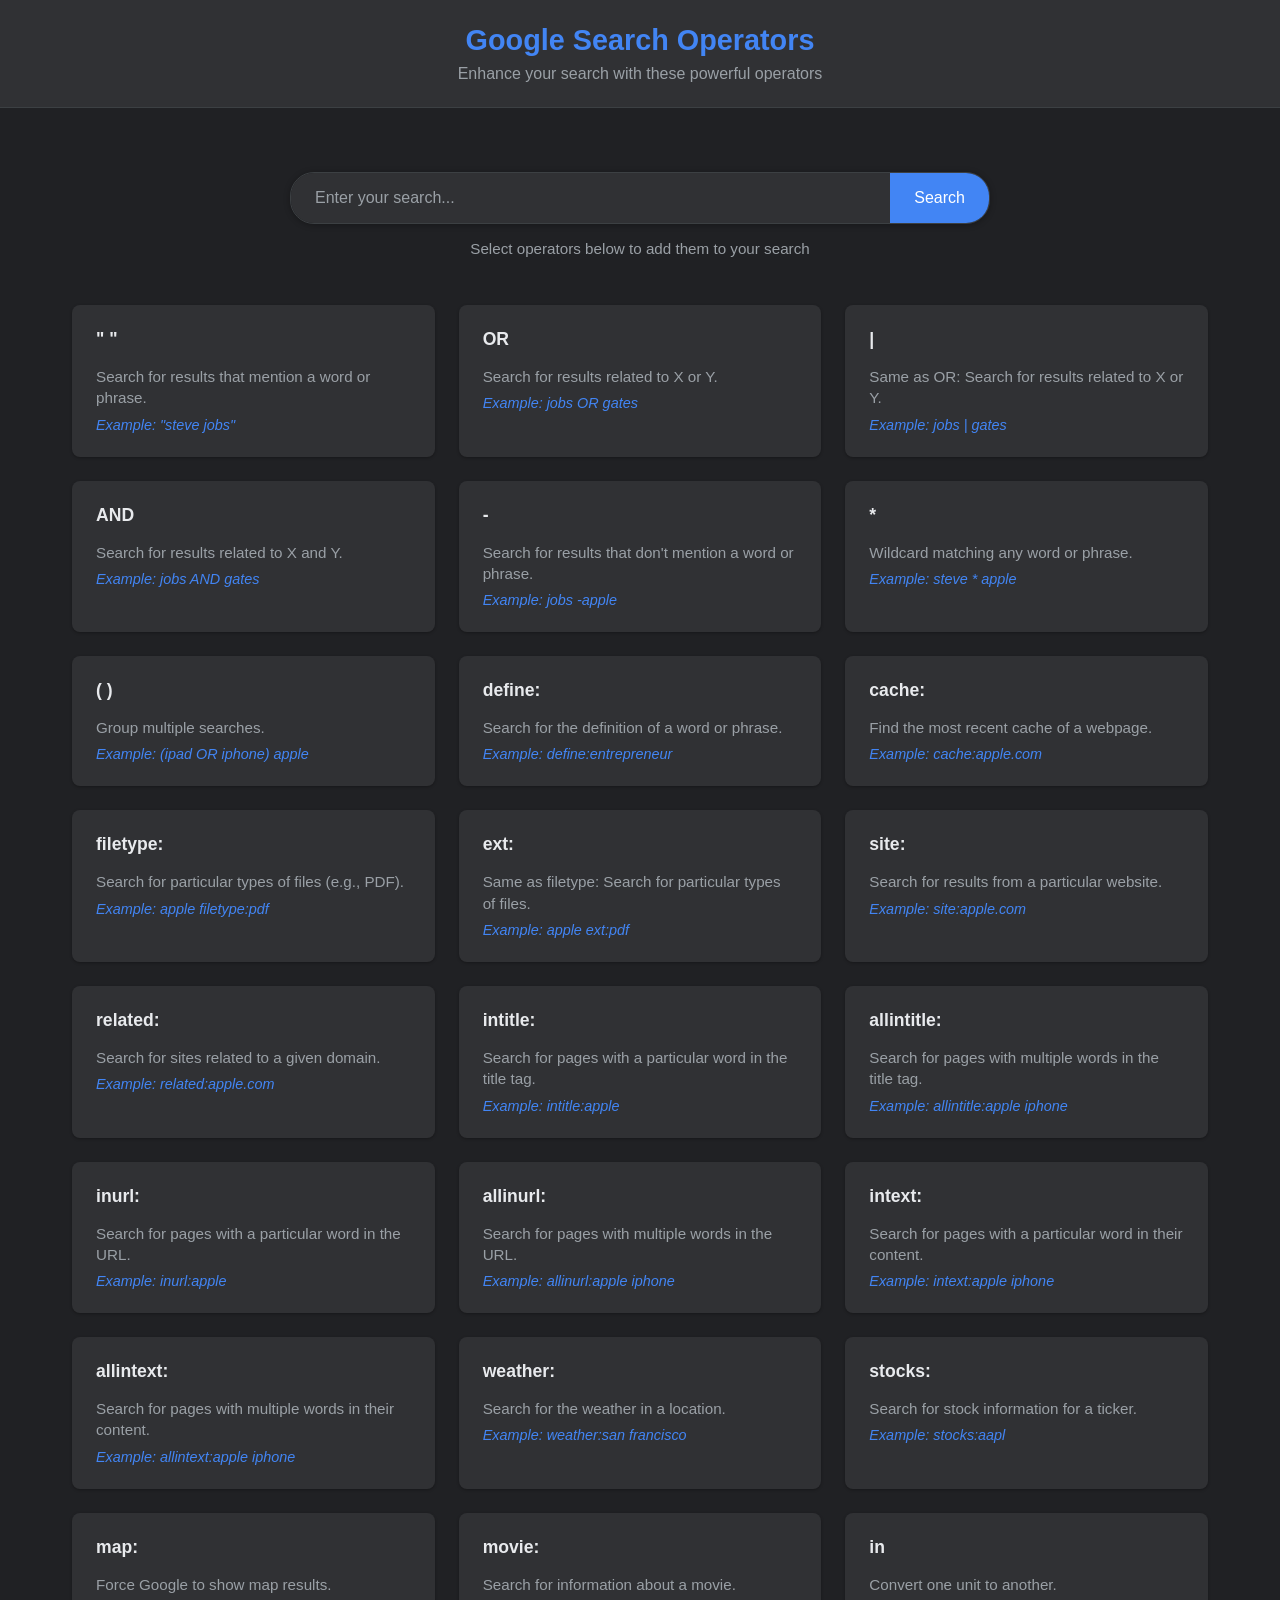
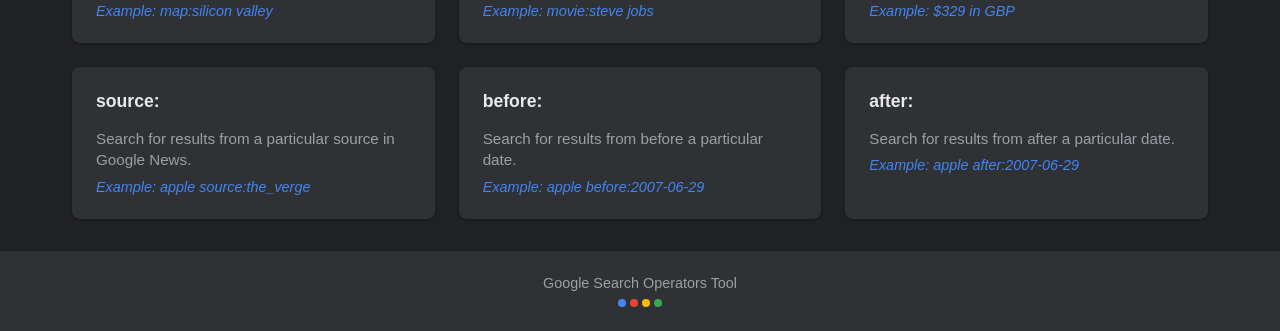
<file: index.html>
<!DOCTYPE html>
<html lang="en">
<head>
    <link rel="icon" href="/GoogleSearchEnhancer/favicon-16x16.png" type="image/png" />
    <meta charset="UTF-8">
    <meta name="viewport" content="width=device-width, initial-scale=1.0">
    <title>Google Search Operators</title>
    <style>
        :root {
            --primary: #4285F4;
            --red: #EA4335;
            --yellow: #FBBC05;
            --green: #34A853;
            --light-gray: #f1f1f1;
            --dark-gray: #5f6368;
            
            /* Dark mode colors */
            --dark-bg: #202124;
            --dark-surface: #303134;
            --dark-text: #e8eaed;
            --dark-secondary-text: #9aa0a6;
            --dark-border: #3c4043;
            --dark-card: #303134;
            --dark-hover: #3c4043;
        }
        
        * {
            box-sizing: border-box;
            margin: 0;
            padding: 0;
            font-family: Arial, sans-serif;
        }
        
        body {
            display: flex;
            flex-direction: column;
            min-height: 100vh;
            background-color: var(--dark-bg);
            color: var(--dark-text);
        }
        
        header {
            padding: 1.5rem;
            text-align: center;
            background-color: var(--dark-surface);
            border-bottom: 1px solid var(--dark-border);
        }
        
        header h1 {
            margin-bottom: 0.5rem;
            font-size: 1.8rem;
            color: var(--primary);
        }
        
        header p {
            color: var(--dark-secondary-text);
            font-size: 1rem;
        }
        
        main {
            flex: 1;
            padding: 2rem;
            max-width: 1200px;
            margin: 0 auto;
            width: 100%;
        }
        
        .search-container {
            margin: 2rem auto;
            max-width: 700px;
            text-align: center;
        }
        
        .search-box {
            display: flex;
            margin-bottom: 1rem;
            box-shadow: 0 1px 6px rgba(0, 0, 0, 0.3);
            border-radius: 24px;
            overflow: hidden;
            border: 1px solid var(--dark-border);
        }
        
        #search-input {
            flex: 1;
            padding: 1rem 1.5rem;
            font-size: 1rem;
            border: none;
            outline: none;
            background-color: var(--dark-surface);
            color: var(--dark-text);
        }
        
        #search-input::placeholder {
            color: var(--dark-secondary-text);
        }
        
        #search-button {
            background-color: var(--primary);
            color: white;
            border: none;
            padding: 0 1.5rem;
            cursor: pointer;
            font-size: 1rem;
            transition: background-color 0.2s;
        }
        
        #search-button:hover {
            background-color: #3367d6;
        }
        
        #search-info {
            color: var(--dark-secondary-text);
            margin-top: 0.5rem;
            font-size: 0.95rem;
            transition: color 0.3s;
        }
        
        #search-info.error {
            color: var(--red);
        }
        
        .operators-container {
            display: grid;
            grid-template-columns: repeat(auto-fill, minmax(300px, 1fr));
            gap: 1.5rem;
            margin-top: 3rem;
        }
        
        .operator-card {
            background-color: var(--dark-card);
            border-radius: 8px;
            padding: 1.5rem;
            box-shadow: 0 1px 3px rgba(0, 0, 0, 0.3);
            transition: box-shadow 0.3s ease, background-color 0.3s, transform 0.15s ease;
            cursor: pointer;
        }
        
        .operator-card:hover {
            box-shadow: 0 4px 8px rgba(0, 0, 0, 0.4);
            background-color: var(--dark-hover);
        }
        
        .operator-card:active {
            transform: scale(0.98);
        }
        
        .operator-header {
            display: flex;
            align-items: center;
            margin-bottom: 1rem;
        }
        
        .operator-checkbox {
            margin-right: 0.75rem;
            width: 18px;
            height: 18px;
            cursor: pointer;
            accent-color: var(--primary);
        }
        
        .operator-title {
            font-weight: bold;
            font-size: 1.1rem;
            color: var(--dark-text);
        }
        
        .operator-example {
            color: var(--primary);
            font-style: italic;
            margin-top: 0.5rem;
            font-size: 0.9rem;
        }
        
        .operator-description {
            color: var(--dark-secondary-text);
            font-size: 0.95rem;
            line-height: 1.4;
        }
        
        footer {
            text-align: center;
            padding: 1.5rem;
            background-color: var(--dark-surface);
            color: var(--dark-secondary-text);
            font-size: 0.9rem;
        }
        
        .google-colors {
            display: flex;
            justify-content: center;
            gap: 0.25rem;
            margin-top: 0.5rem;
        }
        
        .color-dot {
            width: 8px;
            height: 8px;
            border-radius: 50%;
        }
        
        .blue { background-color: var(--primary); }
        .red { background-color: var(--red); }
        .yellow { background-color: var(--yellow); }
        .green { background-color: var(--green); }
        
        /* Make the site responsive */
        @media (max-width: 768px) {
            .operators-container {
                grid-template-columns: 1fr;
            }
            
            header h1 {
                font-size: 1.5rem;
            }
            
            main {
                padding: 1rem;
            }
        }
    </style>
</head>
<body>
    <header>
        <h1>Google Search Operators</h1>
        <p>Enhance your search with these powerful operators</p>
    </header>
    
    <main>
        <div class="search-container">
            <div class="search-box">
                <input type="text" id="search-input" placeholder="Enter your search...">
                <button id="search-button">Search</button>
            </div>
            <p id="search-info">Select operators below to add them to your search</p>
        </div>
        
        <div class="operators-container" id="operators-container">
            <!-- Operators will be added dynamically -->
        </div>
    </main>
    
    <footer>
        <p>Google Search Operators Tool</p>
        <div class="google-colors">
            <div class="color-dot blue"></div>
            <div class="color-dot red"></div>
            <div class="color-dot yellow"></div>
            <div class="color-dot green"></div>
        </div>
    </footer>
    
    <script>
        // Operator data
        const operators = [
            {
                operator: '" "',
                description: "Search for results that mention a word or phrase.",
                example: '"steve jobs"',
                format: '"{value}"'
            },
            {
                operator: 'OR',
                description: "Search for results related to X or Y.",
                example: 'jobs OR gates',
                format: '{value} OR ' 
            },
            {
                operator: '|',
                description: "Same as OR: Search for results related to X or Y.",
                example: 'jobs | gates',
                format: '{value} | '
            },
            {
                operator: 'AND',
                description: "Search for results related to X and Y.",
                example: 'jobs AND gates',
                format: '{value} AND '
            },
            {
                operator: '-',
                description: "Search for results that don't mention a word or phrase.",
                example: 'jobs -apple',
                format: '{value} -'
            },
            {
                operator: '*',
                description: "Wildcard matching any word or phrase.",
                example: 'steve * apple',
                format: '{value} * '
            },
            {
                operator: '( )',
                description: "Group multiple searches.",
                example: '(ipad OR iphone) apple',
                format: '({value}) '
            },
            {
                operator: 'define:',
                description: "Search for the definition of a word or phrase.",
                example: 'define:entrepreneur',
                format: 'define:'
            },
            {
                operator: 'cache:',
                description: "Find the most recent cache of a webpage.",
                example: 'cache:apple.com',
                format: 'cache:'
            },
            {
                operator: 'filetype:',
                description: "Search for particular types of files (e.g., PDF).",
                example: 'apple filetype:pdf',
                format: '{value} filetype:'
            },
            {
                operator: 'ext:',
                description: "Same as filetype: Search for particular types of files.",
                example: 'apple ext:pdf',
                format: '{value} ext:'
            },
            {
                operator: 'site:',
                description: "Search for results from a particular website.",
                example: 'site:apple.com',
                format: 'site:'
            },
            {
                operator: 'related:',
                description: "Search for sites related to a given domain.",
                example: 'related:apple.com',
                format: 'related:'
            },
            {
                operator: 'intitle:',
                description: "Search for pages with a particular word in the title tag.",
                example: 'intitle:apple',
                format: 'intitle:'
            },
            {
                operator: 'allintitle:',
                description: "Search for pages with multiple words in the title tag.",
                example: 'allintitle:apple iphone',
                format: 'allintitle:'
            },
            {
                operator: 'inurl:',
                description: "Search for pages with a particular word in the URL.",
                example: 'inurl:apple',
                format: 'inurl:'
            },
            {
                operator: 'allinurl:',
                description: "Search for pages with multiple words in the URL.",
                example: 'allinurl:apple iphone',
                format: 'allinurl:'
            },
            {
                operator: 'intext:',
                description: "Search for pages with a particular word in their content.",
                example: 'intext:apple iphone',
                format: 'intext:'
            },
            {
                operator: 'allintext:',
                description: "Search for pages with multiple words in their content.",
                example: 'allintext:apple iphone',
                format: 'allintext:'
            },
            {
                operator: 'weather:',
                description: "Search for the weather in a location.",
                example: 'weather:san francisco',
                format: 'weather:'
            },
            {
                operator: 'stocks:',
                description: "Search for stock information for a ticker.",
                example: 'stocks:aapl',
                format: 'stocks:'
            },
            {
                operator: 'map:',
                description: "Force Google to show map results.",
                example: 'map:silicon valley',
                format: 'map:'
            },
            {
                operator: 'movie:',
                description: "Search for information about a movie.",
                example: 'movie:steve jobs',
                format: 'movie:'
            },
            {
                operator: 'in',
                description: "Convert one unit to another.",
                example: '$329 in GBP',
                format: '{value} in '
            },
            {
                operator: 'source:',
                description: "Search for results from a particular source in Google News.",
                example: 'apple source:the_verge',
                format: '{value} source:'
            },
            {
                operator: 'before:',
                description: "Search for results from before a particular date.",
                example: 'apple before:2007-06-29',
                format: '{value} before:'
            },
            {
                operator: 'after:',
                description: "Search for results from after a particular date.",
                example: 'apple after:2007-06-29',
                format: '{value} after:'
            }
        ];

        // Generate operator cards
        const operatorsContainer = document.getElementById('operators-container');
        
        operators.forEach(op => {
            const card = document.createElement('div');
            card.className = 'operator-card';
            card.setAttribute('data-operator', op.operator);
            card.setAttribute('data-format', op.format);
            
            card.innerHTML = `
                <div class="operator-header">
                    <span class="operator-title">${op.operator}</span>
                </div>
                <p class="operator-description">${op.description}</p>
                <p class="operator-example">Example: ${op.example}</p>
            `;
            
            // Make card clickable
            card.style.cursor = 'pointer';
            
            operatorsContainer.appendChild(card);
        });
        
        // Handle cards
        const searchInput = document.getElementById('search-input');
        const searchInfo = document.getElementById('search-info');
        const operatorCards = document.querySelectorAll('.operator-card');
        
        // Store the original text of the search info element
        const originalInfoText = searchInfo.textContent;
        
        operatorCards.forEach(card => {
            card.addEventListener('click', () => {
                const operator = card.getAttribute('data-operator');
                const format = card.getAttribute('data-format');
                const currentValue = searchInput.value;
                const cursorPosition = searchInput.selectionStart;
                
                // Quick highlight effect on click
                card.style.transform = 'scale(0.95)';
                setTimeout(() => {
                    card.style.transform = 'scale(1)';
                }, 150);
                
                // Handle different operator formats
                if (operator === '" "') {
                    // Special handling for quotes
                    const beforeCursor = currentValue.substring(0, cursorPosition);
                    const afterCursor = currentValue.substring(cursorPosition);
                    searchInput.value = beforeCursor + '""' + afterCursor;
                    // Place cursor between the quotes
                    setTimeout(() => {
                        searchInput.selectionStart = cursorPosition + 1;
                        searchInput.selectionEnd = cursorPosition + 1;
                    }, 0);
                } else if (format.includes('{value}')) {
                    // Operators that transform the current value
                    if (currentValue) {
                        searchInput.value = format.replace('{value}', currentValue);
                    } else {
                        // Just add the operator if no value
                        const baseOperator = format.replace('{value}', '');
                        searchInput.value = baseOperator;
                    }
                } else {
                    // Add the operator at cursor position
                    const beforeCursor = currentValue.substring(0, cursorPosition);
                    const afterCursor = currentValue.substring(cursorPosition);
                    searchInput.value = beforeCursor + operator + ' ' + afterCursor;
                    
                    // Move cursor position after inserted operator
                    setTimeout(() => {
                        const newPosition = cursorPosition + operator.length + 1;
                        searchInput.selectionStart = newPosition;
                        searchInput.selectionEnd = newPosition;
                    }, 0);
                }
                
                // Focus on input for better UX
                searchInput.focus();
            });
        });
        
        // Handle search button
        document.getElementById('search-button').addEventListener('click', () => {
            const query = searchInput.value.trim();
            if (query) {
                // Reset search info if it was showing an error
                if (searchInfo.classList.contains('error')) {
                    searchInfo.classList.remove('error');
                    searchInfo.textContent = originalInfoText;
                }
                
                // Open Google search in new tab
                window.open(`https://www.google.com/search?q=${encodeURIComponent(query)}`, '_blank');
            } else {
                // Show error message
                searchInfo.classList.add('error');
                searchInfo.textContent = "Please enter a search query";
                
                // Reset back to original text after 3 seconds
                setTimeout(() => {
                    searchInfo.classList.remove('error');
                    searchInfo.textContent = originalInfoText;
                }, 3000);
                
                searchInput.focus();
            }
        });
        
        // Allow Enter key to search
        searchInput.addEventListener('keypress', (e) => {
            if (e.key === 'Enter') {
                document.getElementById('search-button').click();
            }
        });
    </script>
</body>
</html>
</file>
